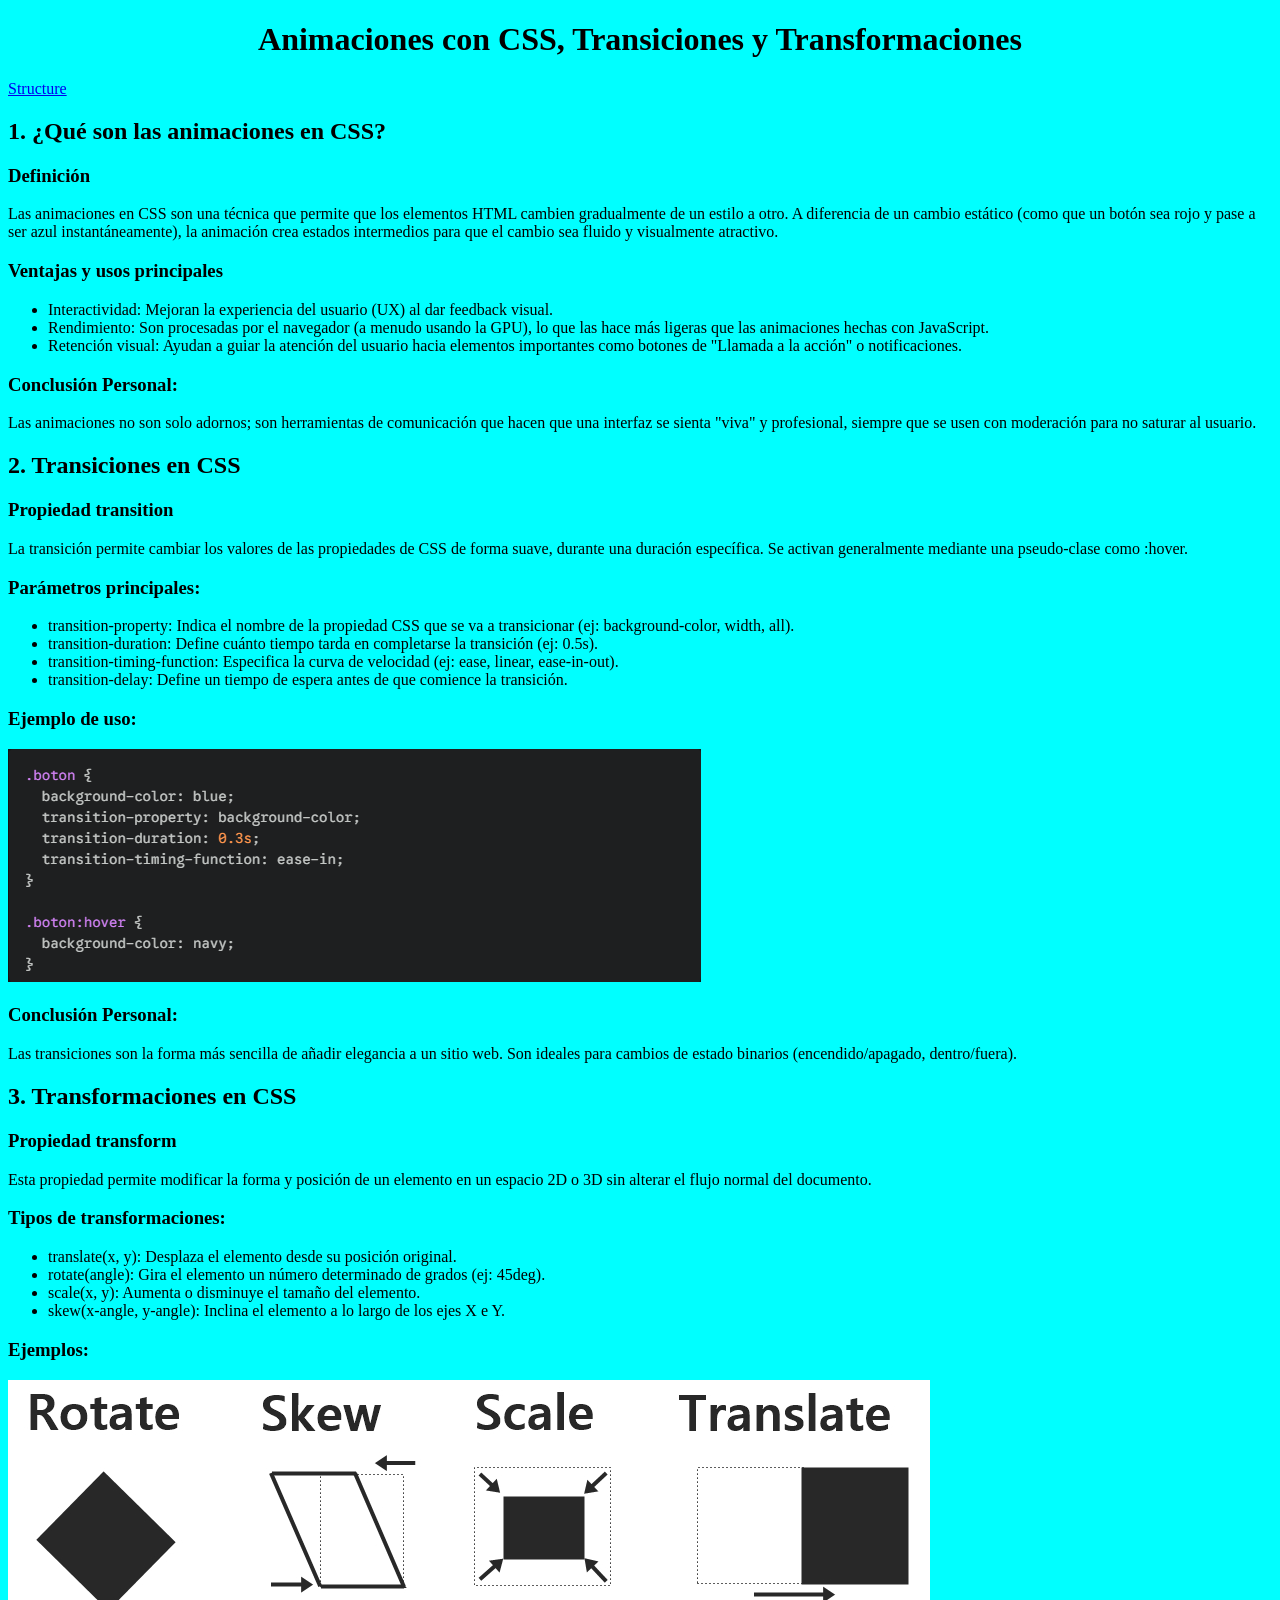
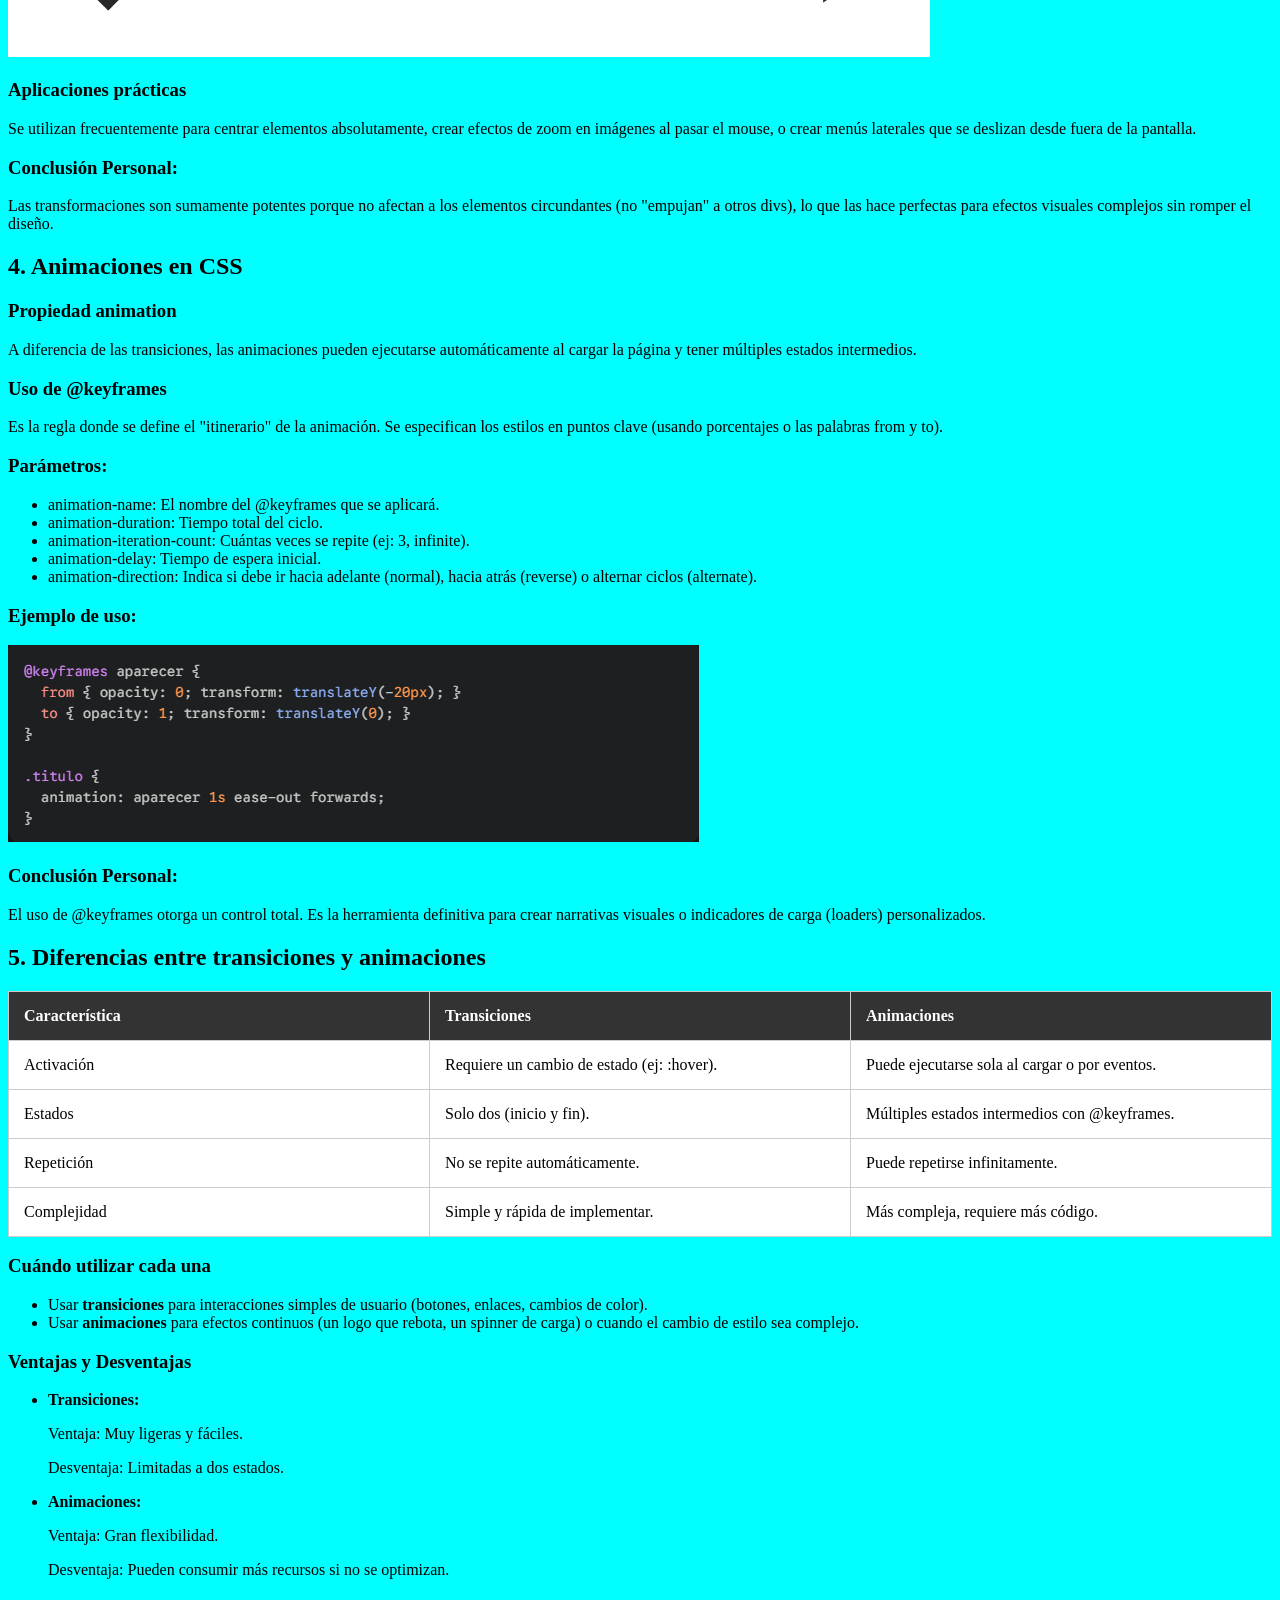
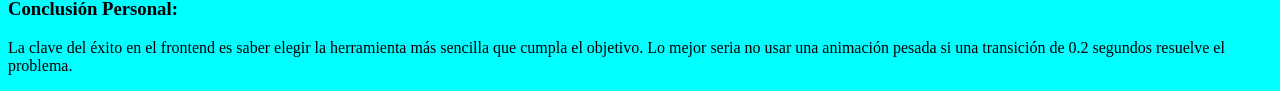
<file: index.html>
<!DOCTYPE html>
<html lang="en">

<head>
    <meta charset="UTF-8">
    <meta name="viewport" content="width=device-width, initial-scale=1.0">
    <title>Investigacion Animaciones con CSS, Transiciones y Transformaicones</title>
    <link rel="stylesheet" href="css/style.css">
</head>

<body class="estilo">

   
    <header>
        <h1 style="text-align: center;">Animaciones con CSS, Transiciones y Transformaciones</h1>
    </header>
    
    <nav class="navbar navbar-expand-lg">
        <div class="container">
        <a class="navbar-brand" href="#"></a>
        <div class="navbar-nav">
            <a class="nav-link" href="structure.html">Structure</a>
        </div>
    </div>
    </nav>

    <main>
        <h2>1. ¿Qué son las animaciones en CSS?</h2>
        <h3>Definición</h3>
        <p>
            Las animaciones en CSS son una técnica que permite que los elementos HTML cambien gradualmente de un estilo
            a otro. A diferencia de un cambio estático (como que un botón sea rojo y pase a ser azul instantáneamente),
            la animación crea estados intermedios para que el cambio sea fluido y visualmente atractivo.
        </p>
        <h3>Ventajas y usos principales</h3>
        <p>
        <ul>
            <li>Interactividad: Mejoran la experiencia del usuario (UX) al dar feedback visual.</li>
            <li>Rendimiento: Son procesadas por el navegador (a menudo usando la GPU), lo que las hace más ligeras que
                las animaciones hechas con JavaScript.</li>
            <li>Retención visual: Ayudan a guiar la atención del usuario hacia elementos importantes como botones de
                "Llamada a la acción" o notificaciones.</li>
        </ul>
        <h3>Conclusión Personal:</h3>
        <p>Las animaciones no son solo adornos; son herramientas de comunicación que hacen que una interfaz se sienta
            "viva" y profesional, siempre que se usen con moderación para no saturar al usuario.</p>
        </p>
        <h2>2. Transiciones en CSS</h2>
        <h3>Propiedad transition</h3>
        <p>
            La transición permite cambiar los valores de las propiedades de CSS de forma suave, durante una duración
            específica. Se activan generalmente mediante una pseudo-clase como :hover.
        </p>
        <h3>Parámetros principales:</h3>
        <p>
        <ul>
            <li>transition-property: Indica el nombre de la propiedad CSS que se va a transicionar (ej:
                background-color, width, all).</li>
            <li>transition-duration: Define cuánto tiempo tarda en completarse la transición (ej: 0.5s).</li>
            <li>transition-timing-function: Especifica la curva de velocidad (ej: ease, linear, ease-in-out).</li>
            <li>transition-delay: Define un tiempo de espera antes de que comience la transición.</li>
        </ul>
        <h3>Ejemplo de uso:</h3>
        <img src="imagenes/transition.png" alt="transition image">
        <h3>Conclusión Personal:</h3>
        <p>
            Las transiciones son la forma más sencilla de añadir elegancia a un sitio web. Son ideales para cambios de
            estado binarios (encendido/apagado, dentro/fuera).
        </p>
        </p>
        <h2>3. Transformaciones en CSS</h2>
        <h3>Propiedad transform</h3>
        <p>
            Esta propiedad permite modificar la forma y posición de un elemento en un espacio 2D o 3D sin alterar el flujo normal del documento.
        </p>
        <h3>Tipos de transformaciones:</h3>
        <ul>
            <li>translate(x, y): Desplaza el elemento desde su posición original.</li>
            <li>rotate(angle): Gira el elemento un número determinado de grados (ej: 45deg).</li>
            <li>scale(x, y): Aumenta o disminuye el tamaño del elemento.</li>
            <li>skew(x-angle, y-angle): Inclina el elemento a lo largo de los ejes X e Y.</li>
        </ul>
        <h3>Ejemplos:</h3>
        <img src="imagenes/tipos_de_transformaciones.png" alt="transformaciones">
        <h3>Aplicaciones prácticas</h3>
        <p>
            Se utilizan frecuentemente para centrar elementos absolutamente, crear efectos de zoom en imágenes al pasar el mouse, o crear menús laterales que se deslizan desde fuera de la pantalla.
        </p>
        <h3>Conclusión Personal:</h3>
        <P>
            Las transformaciones son sumamente potentes porque no afectan a los elementos circundantes (no "empujan" a otros divs), lo que las hace perfectas para efectos visuales complejos sin romper el diseño.
        </P>
        <h2>4. Animaciones en CSS</h2>
        <h3>Propiedad animation</h3>
        <p>A diferencia de las transiciones, las animaciones pueden ejecutarse automáticamente al cargar la página y tener múltiples estados intermedios.</p>
        <h3>Uso de @keyframes</h3>
        <p>
            Es la regla donde se define el "itinerario" de la animación. Se especifican los estilos en puntos clave (usando porcentajes o las palabras from y to).
        </p>
        <h3>Parámetros:</h3>
        <p>
            <ul>
                <li>animation-name: El nombre del @keyframes que se aplicará.</li>
                <li>animation-duration: Tiempo total del ciclo.</li>
                <li>animation-iteration-count: Cuántas veces se repite (ej: 3, infinite).</li>
                <li>animation-delay: Tiempo de espera inicial.</li>
                <li>animation-direction: Indica si debe ir hacia adelante (normal), hacia atrás (reverse) o alternar ciclos (alternate).</li>
            </ul>
            <h3>Ejemplo de uso:</h3>
            <img src="imagenes/keyframes.png" alt="keyframes image">
            <h3>Conclusión Personal:</h3>
            <p>El uso de @keyframes otorga un control total. Es la herramienta definitiva para crear narrativas visuales o indicadores de carga (loaders) personalizados.</p>
        </p>
        <h2>5. Diferencias entre transiciones y animaciones</h2>

        <div class="contenedor-grid">
            <div class="header">Característica</div>
            <div class="header">Transiciones</div>
            <div class="header">Animaciones</div>

            <div>Activación</div>
            <div>Requiere un cambio de estado (ej: :hover).</div>
            <div>Puede ejecutarse sola al cargar o por eventos.</div>

            <div>Estados</div>
            <div>Solo dos (inicio y fin).</div>
            <div>Múltiples estados intermedios con @keyframes.</div>

            <div>Repetición</div>
            <div>No se repite automáticamente.</div>
            <div>Puede repetirse infinitamente.</div>

            <div>Complejidad</div>
            <div>Simple y rápida de implementar.</div>
            <div>Más compleja, requiere más código.</div>
        </div>

        <h3>Cuándo utilizar cada una</h3>
        <p>
            <ul>
                <li>Usar <strong>transiciones</strong> para interacciones simples de usuario (botones, enlaces, cambios de color).</li>
                <li>Usar <strong>animaciones</strong> para efectos continuos (un logo que rebota, un spinner de carga) o cuando el cambio de estilo sea complejo.</li>
            </ul>
        </p>

        <h3>Ventajas y Desventajas</h3>
        <p>
            <ul>
               <li><strong>Transiciones:</strong><p>Ventaja: Muy ligeras y fáciles.</p><p>Desventaja: Limitadas a dos estados.</p></li>
               <li><strong>Animaciones:</strong><p>Ventaja: Gran flexibilidad.</p><p>Desventaja: Pueden consumir más recursos si no se optimizan.</p></li>
            </ul>
        </p>
        <h3>Conclusión Personal:</h3>
        <p>
            La clave del éxito en el frontend es saber elegir la herramienta más sencilla que cumpla el objetivo. Lo mejor seria no usar una animación pesada si una transición de 0.2 segundos resuelve el problema.
        </p>


    </main>
</body>

</html>
</file>
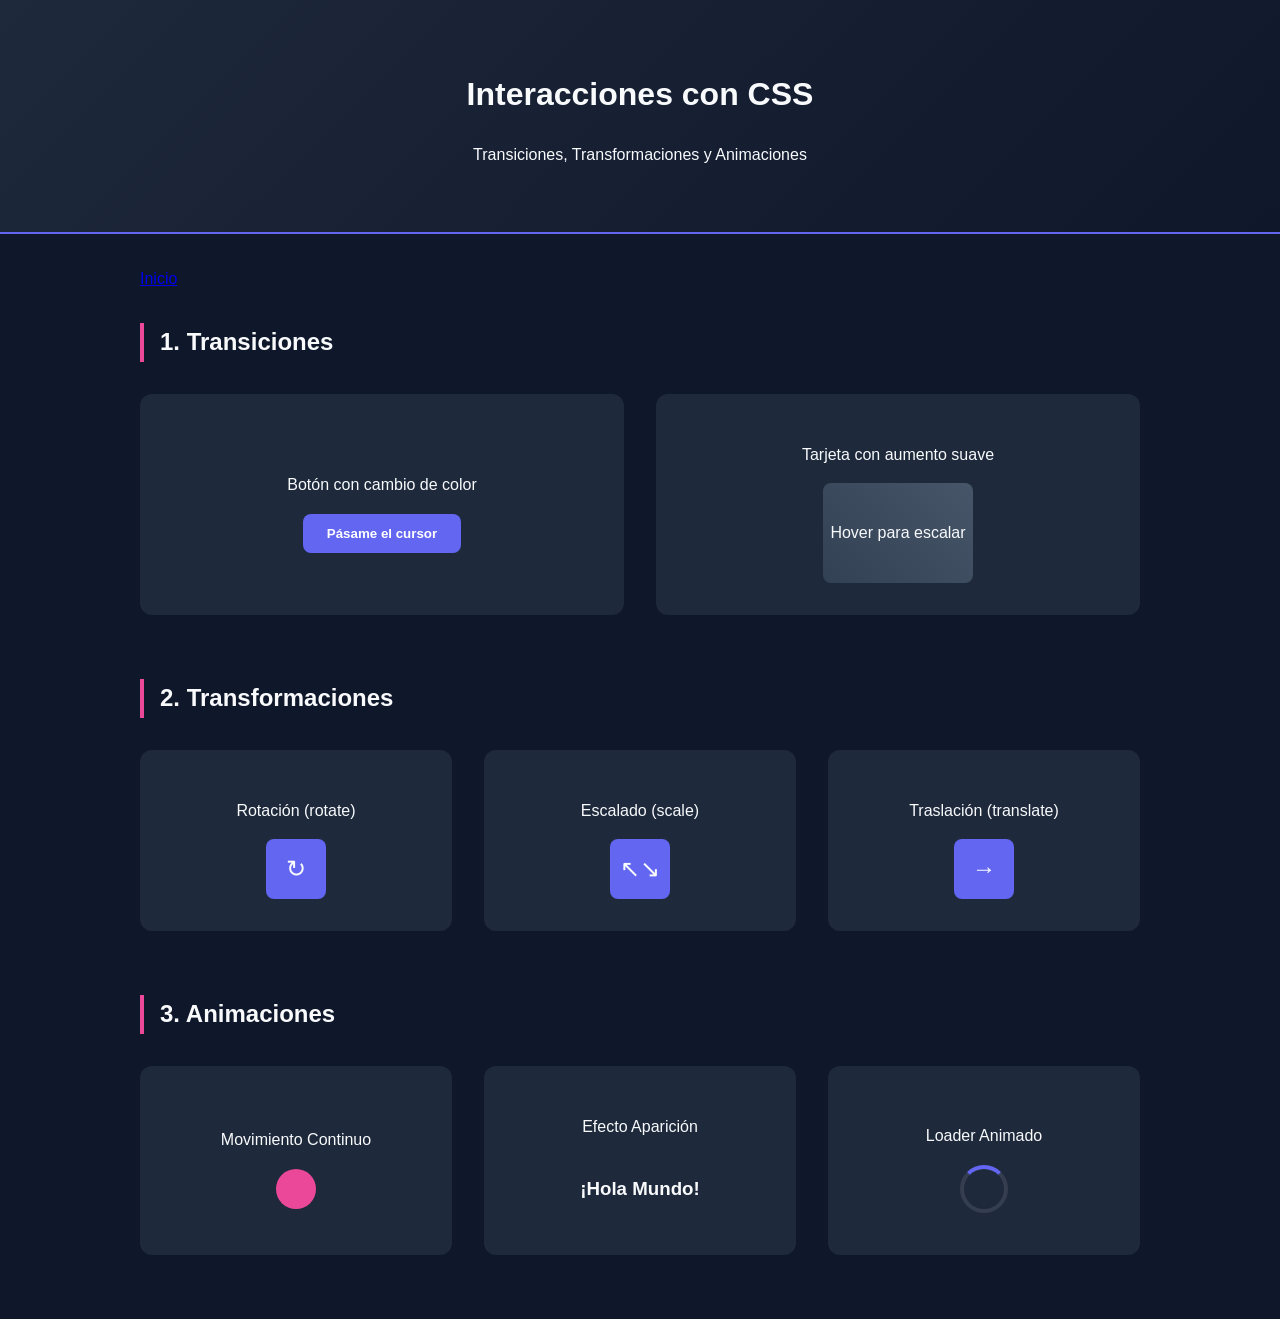
<file: structure.html>
<!DOCTYPE html>
<html lang="es">
<head>
    <meta charset="UTF-8">
    <meta name="viewport" content="width=device-width, initial-scale=1.0">
    <title>Efectos Dinámicos CSS</title>
    <link rel="stylesheet" href="css/structure.css">
</head>
<body>

    <header>
        <h1>Interacciones con CSS</h1>
        <p>Transiciones, Transformaciones y Animaciones</p>
    </header>

    <nav class="navbar navbar-expand-lg">
        <div class="container">
        <a class="navbar-brand" href="#"></a>
        <div class="navbar-nav">
            <a class="nav-link" href="index.html">Inicio</a>
        </div>
    </div>
    </nav>

    <main class="container">
        
        <!-- SECCIÓN 1: TRANSICIONES -->
        <section class="section">
            <h2>1. Transiciones</h2>
            <div class="grid">
                <div class="example-box">
                    <p>Botón con cambio de color</p>
                    <button class="btn-transition">Pásame el cursor</button>
                </div>
                <div class="example-box">
                    <p>Tarjeta con aumento suave</p>
                    <div class="card-transition">
                        <div class="card-content">Hover para escalar</div>
                    </div>
                </div>
            </div>
        </section>

        <!-- SECCIÓN 2: TRANSFORMACIONES -->
        <section class="section">
            <h2>2. Transformaciones</h2>
            <div class="grid">
                <div class="example-box">
                    <p>Rotación (rotate)</p>
                    <div class="box rotate-box">↻</div>
                </div>
                <div class="example-box">
                    <p>Escalado (scale)</p>
                    <div class="box scale-box">↖↘</div>
                </div>
                <div class="example-box">
                    <p>Traslación (translate)</p>
                    <div class="box translate-box">→</div>
                </div>
            </div>
        </section>

        <!-- SECCIÓN 3: ANIMACIONES -->
        <section class="section">
            <h2>3. Animaciones</h2>
            <div class="grid">
                <div class="example-box">
                    <p>Movimiento Continuo</p>
                    <div class="moving-circle"></div>
                </div>
                <div class="example-box">
                    <p>Efecto Aparición</p>
                    <h3 class="fade-text">¡Hola Mundo!</h3>
                </div>
                <div class="example-box">
                    <p>Loader Animado</p>
                    <div class="loader"></div>
                </div>
            </div>
        </section>

    </main>

</body>
</html>
</file>
<file: css/style.css>
.contenedor-grid{
    display: grid;
    grid-template-columns: repeat(3, 1fr);
    gap: 1px;
    background-color: #ccc;
    border: 1px solid #ccc;
}
.contenedor-grid > div{
    background-color: white;
    padding: 15px;
}
.header{
    background-color: #333 !important;
    color: white;
    font-weight: bold;
}
.estilo{
    background-color: aqua;
}
</file>
<file: css/structure.css>
/* --- Estilos Base y Layout --- */
:root {
    --primary: #6366f1;
    --secondary: #ec4899;
    --bg-dark: #0f172a;
    --card-bg: #1e293b;
    --text: #f8fafc;
}

body {
    font-family: 'Segoe UI', Tahoma, Geneva, Verdana, sans-serif;
    background-color: var(--bg-dark);
    color: var(--text);
    margin: 0;
    line-height: 1.6;
}

header {
    text-align: center;
    padding: 3rem 1rem;
    background: linear-gradient(135deg, #1e293b 0%, #0f172a 100%);
    border-bottom: 2px solid var(--primary);
}

.container {
    max-width: 1000px;
    margin: 2rem auto;
    padding: 0 1rem;
}

.section {
    margin-bottom: 4rem;
}

h2 {
    border-left: 4px solid var(--secondary);
    padding-left: 1rem;
    margin-bottom: 2rem;
}

.grid {
    display: grid;
    grid-template-columns: repeat(auto-fit, minmax(250px, 1fr));
    gap: 2rem;
}

.example-box {
    background: var(--card-bg);
    padding: 2rem;
    border-radius: 12px;
    display: flex;
    flex-direction: column;
    align-items: center;
    justify-content: center;
    text-align: center;
}

/* --- 1. TRANSICIONES --- */

/* Botón que cambia de color */
.btn-transition {
    background-color: var(--primary);
    color: white;
    border: none;
    padding: 12px 24px;
    border-radius: 8px;
    cursor: pointer;
    font-weight: bold;
    /* Transición: propiedad, duración, curva de velocidad */
    transition: background-color 0.4s ease, transform 0.2s;
}

.btn-transition:hover {
    background-color: var(--secondary);
    transform: translateY(-2px);
}

/* Tarjeta que aumenta de tamaño */
.card-transition {
    width: 150px;
    height: 100px;
    background: linear-gradient(45deg, #334155, #475569);
    border-radius: 8px;
    display: flex;
    align-items: center;
    justify-content: center;
    transition: transform 0.5s cubic-bezier(0.175, 0.885, 0.32, 1.275);
}

.card-transition:hover {
    transform: scale(1.15);
    box-shadow: 0 10px 20px rgba(0,0,0,0.3);
}

/* --- 2. TRANSFORMACIONES --- */

.box {
    width: 60px;
    height: 60px;
    background-color: var(--primary);
    border-radius: 8px;
    display: flex;
    align-items: center;
    justify-content: center;
    font-size: 1.5rem;
    transition: 0.3s;
}

/* Rotación */
.rotate-box:hover {
    transform: rotate(45deg);
}

/* Escalado */
.scale-box:hover {
    transform: scale(0.7);
}

/* Traslación */
.translate-box:hover {
    transform: translateX(30px);
}

/* --- 3. ANIMACIONES --- */

/* Movimiento Continuo */
.moving-circle {
    width: 40px;
    height: 40px;
    background-color: var(--secondary);
    border-radius: 50%;
    animation: bounce 2s infinite alternate ease-in-out;
}

@keyframes bounce {
    from { transform: translateY(-20px); }
    to { transform: translateY(20px); }
}

/* Texto Aparición/Desaparición */
.fade-text {
    animation: fade 3s infinite;
}

@keyframes fade {
    0%, 100% { opacity: 0; }
    50% { opacity: 1; }
}

/* Loader Animado */
.loader {
    width: 40px;
    height: 40px;
    border: 4px solid rgba(255, 255, 255, 0.1);
    border-top: 4px solid var(--primary);
    border-radius: 50%;
    animation: spin 1s linear infinite;
}

@keyframes spin {
    to { transform: rotate(360deg); }
}
</file>
